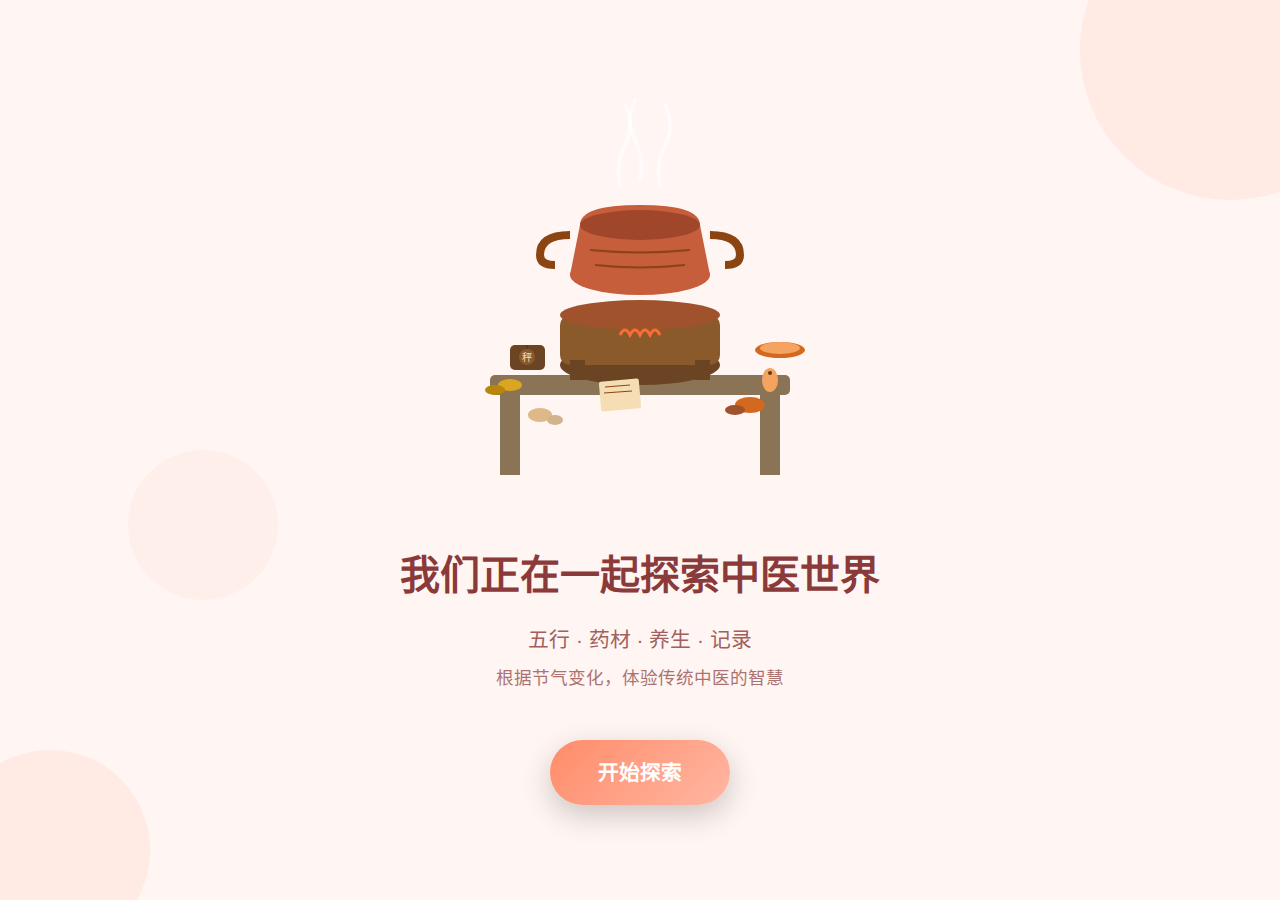
<file: index.html>
<!DOCTYPE html>
<html lang="zh-CN">
<head>
    <meta charset="UTF-8">
    <meta name="viewport" content="width=device-width, initial-scale=1.0">
    <title>探索中医世界</title>
    <link rel="stylesheet" href="styles.css">
    <style>
        /* 欢迎页专属样式 */
        .welcome-page {
            min-height: 100vh;
            display: flex;
            flex-direction: column;
            justify-content: center;
            align-items: center;
            padding: 2rem;
            position: relative;
            overflow: hidden;
        }

        /* 插画容器 */
        .illustration-container {
            width: 400px;
            height: 400px;
            position: relative;
            margin-bottom: 3rem;
        }

        /* 药罐SVG样式 */
        .medicine-pot {
            width: 100%;
            height: 100%;
            animation: float 3s ease-in-out infinite;
        }

        @keyframes float {
            0%, 100% { transform: translateY(0); }
            50% { transform: translateY(-10px); }
        }

        /* 蒸汽动画 */
        .steam {
            animation: steam 2s ease-in-out infinite;
        }

        @keyframes steam {
            0%, 100% { opacity: 0.3; transform: translateY(0) scale(1); }
            50% { opacity: 0.8; transform: translateY(-20px) scale(1.1); }
        }

        .steam:nth-child(2) { animation-delay: 0.3s; }
        .steam:nth-child(3) { animation-delay: 0.6s; }

        /* 欢迎文字 */
        .welcome-text {
            text-align: center;
            margin-bottom: 3rem;
            z-index: 10;
        }

        .welcome-title {
            font-size: 2.5rem;
            font-weight: bold;
            margin-bottom: 1rem;
            color: var(--current-text);
        }

        .welcome-subtitle {
            font-size: 1.3rem;
            color: var(--current-text);
            opacity: 0.8;
            margin-bottom: 0.5rem;
        }

        .welcome-description {
            font-size: 1.1rem;
            color: var(--current-text);
            opacity: 0.7;
        }

        /* 开始探索按钮 */
        .explore-btn {
            padding: 1rem 3rem;
            font-size: 1.3rem;
            font-weight: bold;
            border: none;
            border-radius: 50px;
            background: linear-gradient(135deg, var(--current-primary), var(--current-secondary));
            color: white;
            cursor: pointer;
            box-shadow: 0 10px 30px rgba(0, 0, 0, 0.2);
            transition: all 0.3s ease;
            text-decoration: none;
            display: inline-block;
            z-index: 10;
        }

        .explore-btn:hover {
            transform: translateY(-3px);
            box-shadow: 0 15px 40px rgba(0, 0, 0, 0.3);
        }

        /* 背景装饰 */
        .bg-decoration {
            position: absolute;
            width: 100%;
            height: 100%;
            top: 0;
            left: 0;
            pointer-events: none;
            overflow: hidden;
        }

        .bg-circle {
            position: absolute;
            border-radius: 50%;
            background: var(--current-primary);
            opacity: 0.1;
        }

        /* 响应式 */
        @media (max-width: 768px) {
            .illustration-container {
                width: 300px;
                height: 300px;
            }

            .welcome-title {
                font-size: 1.8rem;
            }

            .welcome-subtitle {
                font-size: 1.1rem;
            }

            .welcome-description {
                font-size: 1rem;
            }

            .explore-btn {
                padding: 0.8rem 2rem;
                font-size: 1.1rem;
            }
        }
    </style>
</head>
<body>
    <div class="welcome-page">
        <!-- 背景装饰 -->
        <div class="bg-decoration">
            <div class="bg-circle" style="width: 300px; height: 300px; top: -100px; right: -100px;"></div>
            <div class="bg-circle" style="width: 200px; height: 200px; bottom: -50px; left: -50px;"></div>
            <div class="bg-circle" style="width: 150px; height: 150px; top: 50%; left: 10%; opacity: 0.05;"></div>
        </div>

        <!-- 插画区域 -->
        <div class="illustration-container">
            <svg class="medicine-pot" viewBox="0 0 400 400" xmlns="http://www.w3.org/2000/svg">
                <!-- 桌子 -->
                <rect x="50" y="280" width="300" height="20" rx="5" fill="#8B7355"/>
                <rect x="60" y="300" width="20" height="80" fill="#8B7355"/>
                <rect x="320" y="300" width="20" height="80" fill="#8B7355"/>

                <!-- 炉子 -->
                <ellipse cx="200" cy="270" rx="80" ry="20" fill="#6B4423"/>
                <rect x="120" y="220" width="160" height="50" rx="10" fill="#8B5A2B"/>
                <ellipse cx="200" cy="220" rx="80" ry="15" fill="#A0522D"/>

                <!-- 炉子脚 -->
                <rect x="130" y="265" width="15" height="20" fill="#6B4423"/>
                <rect x="255" y="265" width="15" height="20" fill="#6B4423"/>

                <!-- 火焰纹理 -->
                <path d="M 180 240 Q 185 230 190 240 Q 195 230 200 240 Q 205 230 210 240 Q 215 230 220 240" stroke="#FF6B35" stroke-width="3" fill="none"/>

                <!-- 药罐 -->
                <ellipse cx="200" cy="180" rx="70" ry="20" fill="#C65D3B"/>
                <path d="M 130 180 L 140 130 Q 140 110 200 110 Q 260 110 260 130 L 270 180" fill="#C65D3B"/>
                <ellipse cx="200" cy="130" rx="60" ry="15" fill="#A0462A"/>

                <!-- 药罐把手 -->
                <path d="M 130 140 Q 100 140 100 160 Q 100 170 115 170" stroke="#8B4513" stroke-width="8" fill="none"/>
                <path d="M 270 140 Q 300 140 300 160 Q 300 170 285 170" stroke="#8B4513" stroke-width="8" fill="none"/>

                <!-- 药罐装饰纹理 -->
                <path d="M 150 155 Q 200 160 250 155" stroke="#8B4513" stroke-width="2" fill="none"/>
                <path d="M 155 170 Q 200 175 245 170" stroke="#8B4513" stroke-width="2" fill="none"/>

                <!-- 蒸汽 -->
                <g class="steam">
                    <path d="M 180 90 Q 175 70 185 50 Q 195 30 185 10" stroke="white" stroke-width="4" fill="none" opacity="0.6" stroke-linecap="round"/>
                </g>
                <g class="steam">
                    <path d="M 200 85 Q 205 65 195 45 Q 185 25 195 5" stroke="white" stroke-width="4" fill="none" opacity="0.6" stroke-linecap="round"/>
                </g>
                <g class="steam">
                    <path d="M 220 90 Q 215 70 225 50 Q 235 30 225 10" stroke="white" stroke-width="4" fill="none" opacity="0.6" stroke-linecap="round"/>
                </g>

                <!-- 秤砣（左侧） -->
                <rect x="70" y="250" width="35" height="25" rx="5" fill="#6B4423"/>
                <circle cx="87" cy="262" r="8" fill="#8B5A2B"/>
                <line x1="87" y1="254" x2="87" y2="250" stroke="#5D3A1A" stroke-width="2"/>
                <text x="87" y="266" font-size="10" fill="#F5DEB3" text-anchor="middle">秤</text>

                <!-- 黄芪（左侧） -->
                <ellipse cx="70" cy="290" rx="12" ry="6" fill="#DAA520"/>
                <ellipse cx="55" cy="295" rx="10" ry="5" fill="#B8860B"/>

                <!-- 人参（右侧） -->
                <ellipse cx="330" cy="285" rx="8" ry="12" fill="#F4A460"/>
                <circle cx="330" cy="278" r="2" fill="#5D3A1A"/>

                <!-- 当归（右下） -->
                <ellipse cx="310" cy="310" rx="15" ry="8" fill="#D2691E"/>
                <ellipse cx="295" cy="315" rx="10" ry="5" fill="#A0522D"/>

                <!-- 白术（左下） -->
                <ellipse cx="100" cy="320" rx="12" ry="7" fill="#DEB887"/>
                <ellipse cx="115" cy="325" rx="8" ry="5" fill="#D2B48C"/>

                <!-- 竹筛（右侧） -->
                <ellipse cx="340" cy="255" rx="25" ry="8" fill="#D2691E"/>
                <ellipse cx="340" cy="253" rx="20" ry="6" fill="#F4A460"/>

                <!-- 药方纸（前面） -->
                <rect x="160" y="285" width="40" height="30" rx="2" fill="#F5DEB3" transform="rotate(-5 180 300)"/>
                <line x1="165" y1="292" x2="190" y2="290" stroke="#8B4513" stroke-width="1"/>
                <line x1="164" y1="298" x2="192" y2="296" stroke="#8B4513" stroke-width="1"/>
            </svg>
        </div>

        <!-- 欢迎文字 -->
        <div class="welcome-text">
            <h1 class="welcome-title">我们正在一起探索中医世界</h1>
            <p class="welcome-subtitle">五行 · 药材 · 养生 · 记录</p>
            <p class="welcome-description">根据节气变化，体验传统中医的智慧</p>
        </div>

        <!-- 开始探索按钮 -->
        <a href="home.html" class="explore-btn">开始探索</a>
    </div>

    <script src="script.js"></script>
</body>
</html>
</file>
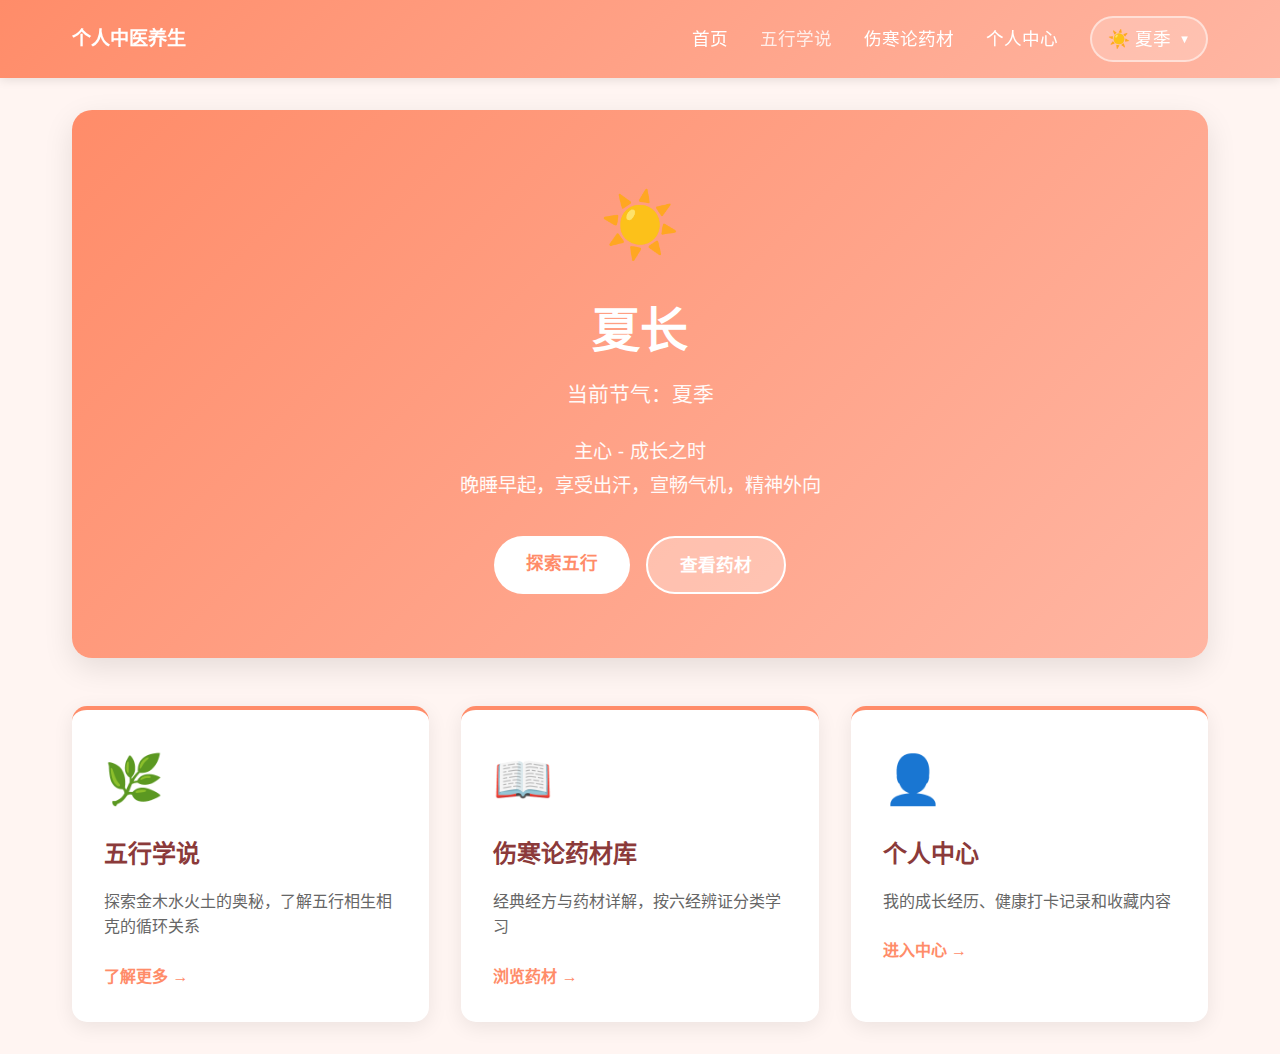
<file: home.html>
<!DOCTYPE html>
<html lang="zh-CN">
<head>
    <meta charset="UTF-8">
    <meta name="viewport" content="width=device-width, initial-scale=1.0">
    <title>个人中医养生网站</title>
    <link rel="stylesheet" href="styles.css">
</head>
<body>
    <!-- 导航栏 -->
    <nav class="navbar">
        <div class="nav-container">
            <h1 class="site-title">个人中医养生</h1>
            <button class="menu-toggle" id="menuToggle">☰ 菜单</button>
            <ul class="nav-menu" id="navMenu">
                <li><a href="index.html">首页</a></li>
                <li><a href="wuxing.html" style="opacity: 0.8;">五行学说</a></li>
                <li><a href="yaocai.html">伤寒论药材</a></li>
                <li><a href="personal.html">个人中心</a></li>
                <li class="season-selector">
                    <button class="season-selector-btn" id="seasonSelectorBtn">
                        <span id="currentSeasonLabel">🌸 春季</span>
                        <span class="arrow">▼</span>
                    </button>
                    <ul class="season-dropdown" id="seasonDropdown">
                        <li><button class="season-dropdown-item" data-season="spring">🌸 春季</button></li>
                        <li><button class="season-dropdown-item" data-season="summer">☀️ 夏季</button></li>
                        <li><button class="season-dropdown-item" data-season="longsummer">🌾 长夏</button></li>
                        <li><button class="season-dropdown-item" data-season="autumn">🍂 秋季</button></li>
                        <li><button class="season-dropdown-item" data-season="winter">❄️ 冬季</button></li>
                    </ul>
                </li>
            </ul>
        </div>
    </nav>

    <!-- 主内容区 -->
    <main class="main-content">
        <!-- 季节养生主视觉区 -->
        <section class="hero-section" id="heroSection">
            <div class="hero-content">
                <div class="season-icon" id="seasonIcon">🌸</div>
                <h2 class="season-title" id="seasonTitle">春生</h2>
                <p class="season-subtitle" id="seasonSubtitle">当前节气：立春</p>
                <p class="season-description" id="seasonDescription">
                    主肝 - 生发之机<br>
                    晚睡早起，宽衣松发，闲庭散步，保养生发
                </p>
                <div class="hero-buttons">
                    <a href="wuxing.html" class="btn btn-primary">探索五行</a>
                    <a href="yaocai.html" class="btn btn-secondary">查看药材</a>
                </div>
            </div>
        </section>

        <!-- 功能卡片区 -->
        <section class="cards-section">
            <div class="card" id="wuxing">
                <div class="card-icon">🌿</div>
                <h3 class="card-title">五行学说</h3>
                <p class="card-description">探索金木水火土的奥秘，了解五行相生相克的循环关系</p>
                <a href="wuxing.html" class="card-link">了解更多 →</a>
            </div>

            <div class="card" id="yaocai">
                <div class="card-icon">📖</div>
                <h3 class="card-title">伤寒论药材库</h3>
                <p class="card-description">经典经方与药材详解，按六经辨证分类学习</p>
                <a href="yaocai.html" class="card-link">浏览药材 →</a>
            </div>

            <div class="card" id="personal">
                <div class="card-icon">👤</div>
                <h3 class="card-title">个人中心</h3>
                <p class="card-description">我的成长经历、健康打卡记录和收藏内容</p>
                <a href="personal.html" class="card-link">进入中心 →</a>
            </div>
        </section>
    </main>

    <script src="script.js"></script>
</body>
</html>
</file>
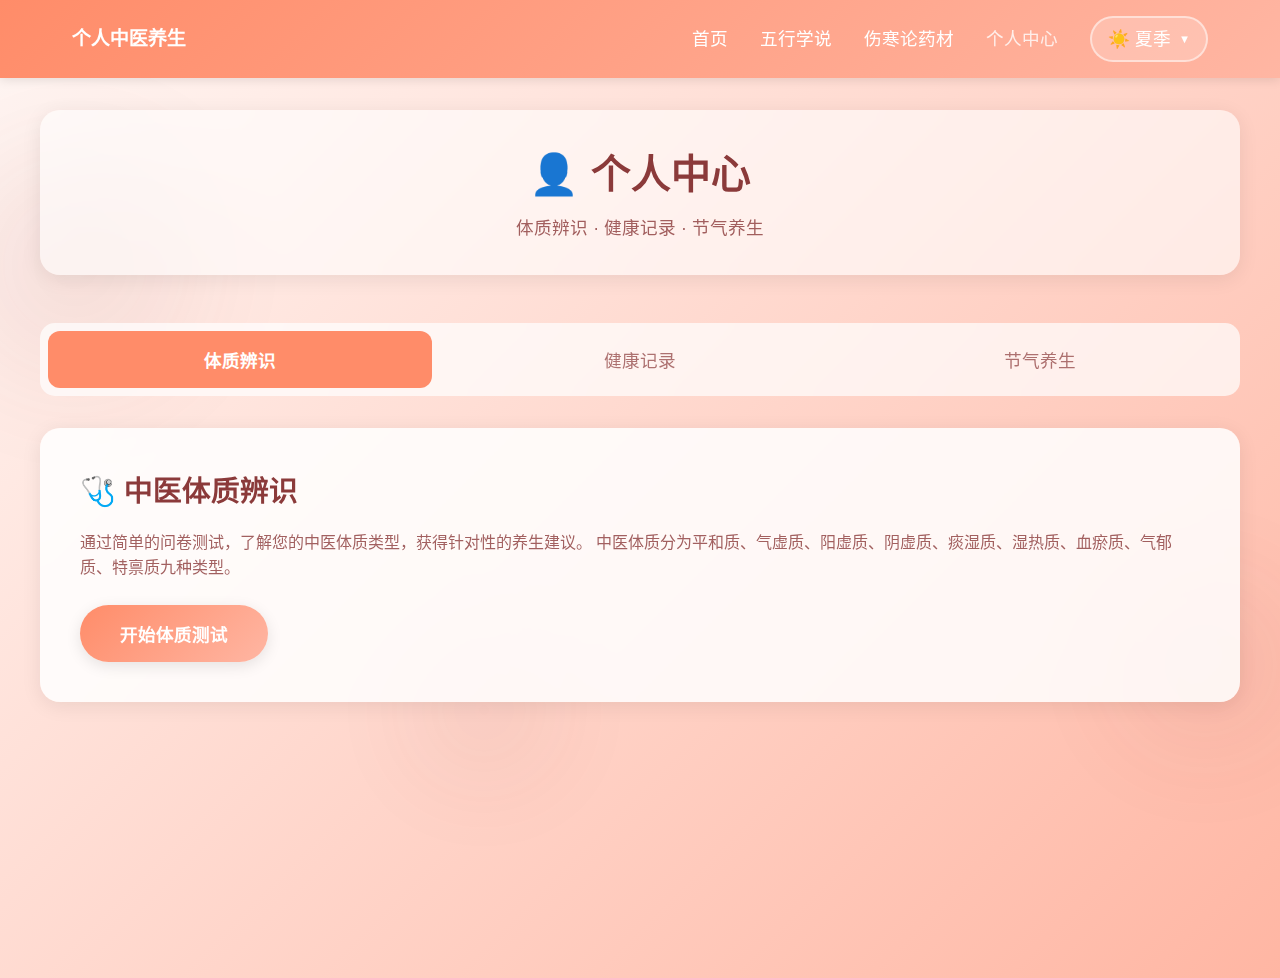
<file: personal.html>
<!DOCTYPE html>
<html lang="zh-CN">
<head>
    <meta charset="UTF-8">
    <meta name="viewport" content="width=device-width, initial-scale=1.0">
    <title>个人中心 - 中医养生</title>
    <link rel="stylesheet" href="styles.css">
    <style>
        /* ===== 个人中心页面专属样式 ===== */
        .personal-page {
            min-height: 100vh;
            position: relative;
            overflow: hidden;
            background: linear-gradient(135deg, var(--current-bg) 0%, var(--current-secondary) 100%);
            padding: 2rem;
        }

        /* 水墨装饰背景 */
        .ink-decoration {
            position: fixed;
            width: 100%;
            height: 100%;
            top: 0;
            left: 0;
            pointer-events: none;
            opacity: 0.1;
            z-index: 0;
        }

        .ink-circle {
            position: absolute;
            border-radius: 50%;
            background: radial-gradient(circle, var(--current-text) 0%, transparent 70%);
            filter: blur(50px);
        }

        .ink-circle-1 {
            width: 350px;
            height: 350px;
            top: 10%;
            left: -100px;
        }

        .ink-circle-2 {
            width: 250px;
            height: 250px;
            top: 60%;
            right: -50px;
        }

        .ink-circle-3 {
            width: 200px;
            height: 200px;
            bottom: 10%;
            left: 30%;
        }

        /* 主容器 */
        .personal-container {
            position: relative;
            z-index: 1;
            max-width: 1200px;
            margin: 0 auto;
        }

        /* 页面标题 */
        .page-header {
            text-align: center;
            margin-bottom: 3rem;
            padding: 2rem;
            background: rgba(255, 255, 255, 0.6);
            border-radius: 20px;
            backdrop-filter: blur(10px);
            box-shadow: 0 4px 20px rgba(0, 0, 0, 0.08);
        }

        .page-title {
            font-size: 2.5rem;
            font-weight: bold;
            color: var(--current-text);
            margin-bottom: 0.5rem;
        }

        .page-subtitle {
            font-size: 1.1rem;
            color: var(--current-text);
            opacity: 0.8;
        }

        /* 标签页导航 */
        .tabs-nav {
            display: flex;
            gap: 1rem;
            margin-bottom: 2rem;
            background: rgba(255, 255, 255, 0.7);
            padding: 0.5rem;
            border-radius: 15px;
            backdrop-filter: blur(10px);
        }

        .tab-btn {
            flex: 1;
            padding: 1rem;
            border: none;
            background: transparent;
            border-radius: 12px;
            cursor: pointer;
            font-size: 1.1rem;
            color: var(--current-text);
            transition: all 0.3s ease;
            opacity: 0.7;
        }

        .tab-btn:hover {
            opacity: 1;
            background: rgba(255, 255, 255, 0.5);
        }

        .tab-btn.active {
            opacity: 1;
            background: var(--current-primary);
            color: white;
            font-weight: bold;
        }

        /* 标签内容区 */
        .tab-content {
            display: none;
        }

        .tab-content.active {
            display: block;
        }

        /* 体质测试卡片 */
        .constitution-card {
            background: rgba(255, 255, 255, 0.85);
            border-radius: 20px;
            padding: 2.5rem;
            margin-bottom: 2rem;
            box-shadow: 0 4px 20px rgba(0, 0, 0, 0.08);
            backdrop-filter: blur(5px);
        }

        .constitution-title {
            font-size: 1.8rem;
            font-weight: bold;
            color: var(--current-text);
            margin-bottom: 1rem;
            display: flex;
            align-items: center;
            gap: 0.5rem;
        }

        .constitution-description {
            font-size: 1rem;
            color: var(--current-text);
            opacity: 0.8;
            line-height: 1.6;
            margin-bottom: 1.5rem;
        }

        .test-btn {
            background: linear-gradient(135deg, var(--current-primary), var(--current-secondary));
            color: white;
            border: none;
            padding: 1rem 2.5rem;
            border-radius: 30px;
            font-size: 1.1rem;
            font-weight: bold;
            cursor: pointer;
            transition: all 0.3s ease;
            box-shadow: 0 4px 15px rgba(0, 0, 0, 0.1);
        }

        .test-btn:hover {
            transform: translateY(-2px);
            box-shadow: 0 6px 20px rgba(0, 0, 0, 0.15);
        }

        /* 体质结果展示 */
        .constitution-result {
            background: rgba(255, 255, 255, 0.9);
            border-radius: 16px;
            padding: 2rem;
            margin-top: 1.5rem;
            border-left: 5px solid var(--current-primary);
            display: none;
        }

        .constitution-result.show {
            display: block;
            animation: fadeIn 0.5s ease;
        }

        @keyframes fadeIn {
            from { opacity: 0; transform: translateY(10px); }
            to { opacity: 1; transform: translateY(0); }
        }

        .result-name {
            font-size: 2rem;
            font-weight: bold;
            color: var(--current-primary);
            margin-bottom: 1rem;
        }

        .result-features {
            font-size: 1rem;
            color: var(--current-text);
            line-height: 1.8;
            margin-bottom: 1rem;
        }

        .result-advice {
            background: rgba(102, 200, 154, 0.1);
            border-radius: 12px;
            padding: 1.5rem;
            margin-top: 1rem;
        }

        .advice-title {
            font-weight: bold;
            color: var(--current-primary);
            margin-bottom: 0.8rem;
            font-size: 1.1rem;
        }

        .advice-text {
            color: var(--current-text);
            line-height: 1.6;
        }

        /* 健康记录 */
        .health-records {
            display: grid;
            gap: 1.5rem;
        }

        .record-card {
            background: rgba(255, 255, 255, 0.85);
            border-radius: 16px;
            padding: 1.5rem;
            box-shadow: 0 4px 15px rgba(0, 0, 0, 0.08);
            border-left: 4px solid var(--current-primary);
        }

        .record-date {
            font-size: 0.9rem;
            color: var(--current-text);
            opacity: 0.6;
            margin-bottom: 0.5rem;
        }

        .record-title {
            font-size: 1.2rem;
            font-weight: bold;
            color: var(--current-text);
            margin-bottom: 0.8rem;
        }

        .record-content {
            font-size: 1rem;
            color: var(--current-text);
            opacity: 0.8;
            line-height: 1.6;
        }

        .add-record-btn {
            background: rgba(255, 255, 255, 0.7);
            border: 2px dashed var(--current-primary);
            border-radius: 16px;
            padding: 2rem;
            width: 100%;
            cursor: pointer;
            transition: all 0.3s ease;
            display: flex;
            align-items: center;
            justify-content: center;
            gap: 0.5rem;
            font-size: 1.1rem;
            color: var(--current-primary);
        }

        .add-record-btn:hover {
            background: rgba(255, 255, 255, 0.9);
            transform: translateY(-2px);
        }

        /* 节气养生建议 */
        .seasonal-advice {
            background: rgba(255, 255, 255, 0.85);
            border-radius: 20px;
            padding: 2rem;
            box-shadow: 0 4px 20px rgba(0, 0, 0, 0.08);
        }

        .seasonal-header {
            display: flex;
            align-items: center;
            gap: 1rem;
            margin-bottom: 1.5rem;
        }

        .seasonal-icon {
            font-size: 3rem;
        }

        .seasonal-info h3 {
            font-size: 1.5rem;
            color: var(--current-text);
            margin-bottom: 0.3rem;
        }

        .seasonal-info p {
            font-size: 1rem;
            color: var(--current-text);
            opacity: 0.7;
        }

        .advice-section {
            margin-top: 1.5rem;
        }

        .advice-section-title {
            font-weight: bold;
            color: var(--current-primary);
            font-size: 1.1rem;
            margin-bottom: 0.8rem;
            display: flex;
            align-items: center;
            gap: 0.5rem;
        }

        .advice-section-content {
            color: var(--current-text);
            line-height: 1.8;
            margin-bottom: 1.5rem;
        }

        .food-tags {
            display: flex;
            gap: 0.5rem;
            flex-wrap: wrap;
            margin-top: 0.5rem;
        }

        .food-tag {
            padding: 0.5rem 1rem;
            background: rgba(102, 200, 154, 0.2);
            border-radius: 20px;
            font-size: 0.9rem;
            color: var(--current-text);
        }

        /* 响应式 */
        @media (max-width: 768px) {
            .page-title {
                font-size: 1.8rem;
            }

            .tabs-nav {
                flex-direction: column;
            }

            .tab-btn {
                width: 100%;
            }

            .constitution-card {
                padding: 1.5rem;
            }
        }

        /* 体质测试弹窗 */
        .test-overlay {
            position: fixed;
            top: 0;
            left: 0;
            width: 100%;
            height: 100%;
            background: rgba(0, 0, 0, 0.5);
            display: flex;
            justify-content: center;
            align-items: center;
            z-index: 1000;
            opacity: 0;
            visibility: hidden;
            transition: all 0.3s ease;
            backdrop-filter: blur(5px);
        }

        .test-overlay.show {
            opacity: 1;
            visibility: visible;
        }

        .test-content {
            background: white;
            border-radius: 20px;
            padding: 2rem;
            max-width: 600px;
            width: 90%;
            max-height: 80vh;
            overflow-y: auto;
        }

        .test-question {
            margin-bottom: 1.5rem;
            padding-bottom: 1.5rem;
            border-bottom: 1px solid rgba(0, 0, 0, 0.1);
        }

        .test-question:last-child {
            border-bottom: none;
        }

        .question-title {
            font-size: 1.1rem;
            font-weight: bold;
            color: var(--current-text);
            margin-bottom: 1rem;
        }

        .question-options {
            display: flex;
            flex-direction: column;
            gap: 0.5rem;
        }

        .option-label {
            display: flex;
            align-items: center;
            gap: 0.5rem;
            padding: 0.5rem;
            border-radius: 8px;
            cursor: pointer;
            transition: background 0.2s ease;
        }

        .option-label:hover {
            background: rgba(0, 0, 0, 0.05);
        }

        .option-label input[type="radio"] {
            cursor: pointer;
        }

        .test-actions {
            display: flex;
            gap: 1rem;
            margin-top: 2rem;
        }

        .test-submit {
            flex: 1;
            background: var(--current-primary);
            color: white;
            border: none;
            padding: 1rem;
            border-radius: 12px;
            font-size: 1.1rem;
            font-weight: bold;
            cursor: pointer;
            transition: all 0.3s ease;
        }

        .test-submit:hover {
            transform: translateY(-2px);
            box-shadow: 0 4px 15px rgba(0, 0, 0, 0.2);
        }

        .test-cancel {
            flex: 1;
            background: rgba(0, 0, 0, 0.1);
            color: var(--current-text);
            border: none;
            padding: 1rem;
            border-radius: 12px;
            font-size: 1.1rem;
            cursor: pointer;
            transition: all 0.3s ease;
        }

        .test-cancel:hover {
            background: rgba(0, 0, 0, 0.15);
        }
    </style>
</head>
<body>
    <!-- 导航栏 -->
    <nav class="navbar">
        <div class="nav-container">
            <h1 class="site-title">个人中医养生</h1>
            <button class="menu-toggle" id="menuToggle">☰ 菜单</button>
            <ul class="nav-menu" id="navMenu">
                <li><a href="home.html">首页</a></li>
                <li><a href="wuxing.html">五行学说</a></li>
                <li><a href="yaocai.html">伤寒论药材</a></li>
                <li><a href="personal.html" style="opacity: 0.8;">个人中心</a></li>
                <li class="season-selector">
                    <button class="season-selector-btn" id="seasonSelectorBtn">
                        <span id="currentSeasonLabel">🌸 春季</span>
                        <span class="arrow">▼</span>
                    </button>
                    <ul class="season-dropdown" id="seasonDropdown">
                        <li><button class="season-dropdown-item" data-season="spring">🌸 春季</button></li>
                        <li><button class="season-dropdown-item" data-season="summer">☀️ 夏季</button></li>
                        <li><button class="season-dropdown-item" data-season="longsummer">🌾 长夏</button></li>
                        <li><button class="season-dropdown-item" data-season="autumn">🍂 秋季</button></li>
                        <li><button class="season-dropdown-item" data-season="winter">❄️ 冬季</button></li>
                    </ul>
                </li>
            </ul>
        </div>
    </nav>

    <!-- 个人中心页面主体 -->
    <div class="personal-page">
        <!-- 水墨装饰背景 -->
        <div class="ink-decoration">
            <div class="ink-circle ink-circle-1"></div>
            <div class="ink-circle ink-circle-2"></div>
            <div class="ink-circle ink-circle-3"></div>
        </div>

        <!-- 主容器 -->
        <div class="personal-container">
            <!-- 页面标题 -->
            <div class="page-header">
                <h1 class="page-title">👤 个人中心</h1>
                <p class="page-subtitle">体质辨识 · 健康记录 · 节气养生</p>
            </div>

            <!-- 标签页导航 -->
            <div class="tabs-nav">
                <button class="tab-btn active" data-tab="constitution">体质辨识</button>
                <button class="tab-btn" data-tab="records">健康记录</button>
                <button class="tab-btn" data-tab="seasonal">节气养生</button>
            </div>

            <!-- 体质辨识标签页 -->
            <div class="tab-content active" id="constitution">
                <div class="constitution-card">
                    <div class="constitution-title">
                        <span>🩺</span>
                        <span>中医体质辨识</span>
                    </div>
                    <div class="constitution-description">
                        通过简单的问卷测试，了解您的中医体质类型，获得针对性的养生建议。
                        中医体质分为平和质、气虚质、阳虚质、阴虚质、痰湿质、湿热质、血瘀质、气郁质、特禀质九种类型。
                    </div>
                    <button class="test-btn" id="startTest">开始体质测试</button>

                    <!-- 测试结果 -->
                    <div class="constitution-result" id="constitutionResult">
                        <div class="result-name" id="resultName"></div>
                        <div class="result-features" id="resultFeatures"></div>
                        <div class="result-advice">
                            <div class="advice-title">💡 养生建议</div>
                            <div class="advice-text" id="resultAdvice"></div>
                        </div>
                    </div>
                </div>
            </div>

            <!-- 健康记录标签页 -->
            <div class="tab-content" id="records">
                <div class="health-records" id="healthRecords">
                    <!-- 记录卡片会通过JS动态生成 -->
                </div>
                <button class="add-record-btn" id="addRecord">
                    <span>➕</span>
                    <span>添加健康记录</span>
                </button>
            </div>

            <!-- 节气养生标签页 -->
            <div class="tab-content" id="seasonal">
                <div class="seasonal-advice" id="seasonalAdvice">
                    <!-- 内容会通过JS动态生成 -->
                </div>
            </div>
        </div>
    </div>

    <!-- 体质测试弹窗 -->
    <div class="test-overlay" id="testOverlay">
        <div class="test-content">
            <h2 style="margin-bottom: 1.5rem; color: var(--current-text);">中医体质辨识问卷</h2>
            <form id="constitutionForm">
                <!-- 问题会通过JS动态生成 -->
            </form>
            <div class="test-actions">
                <button class="test-cancel" id="testCancel">取消</button>
                <button class="test-submit" id="testSubmit">提交测试</button>
            </div>
        </div>
    </div>

    <script src="script.js"></script>
    <script src="personal.js"></script>
</body>
</html>
</file>
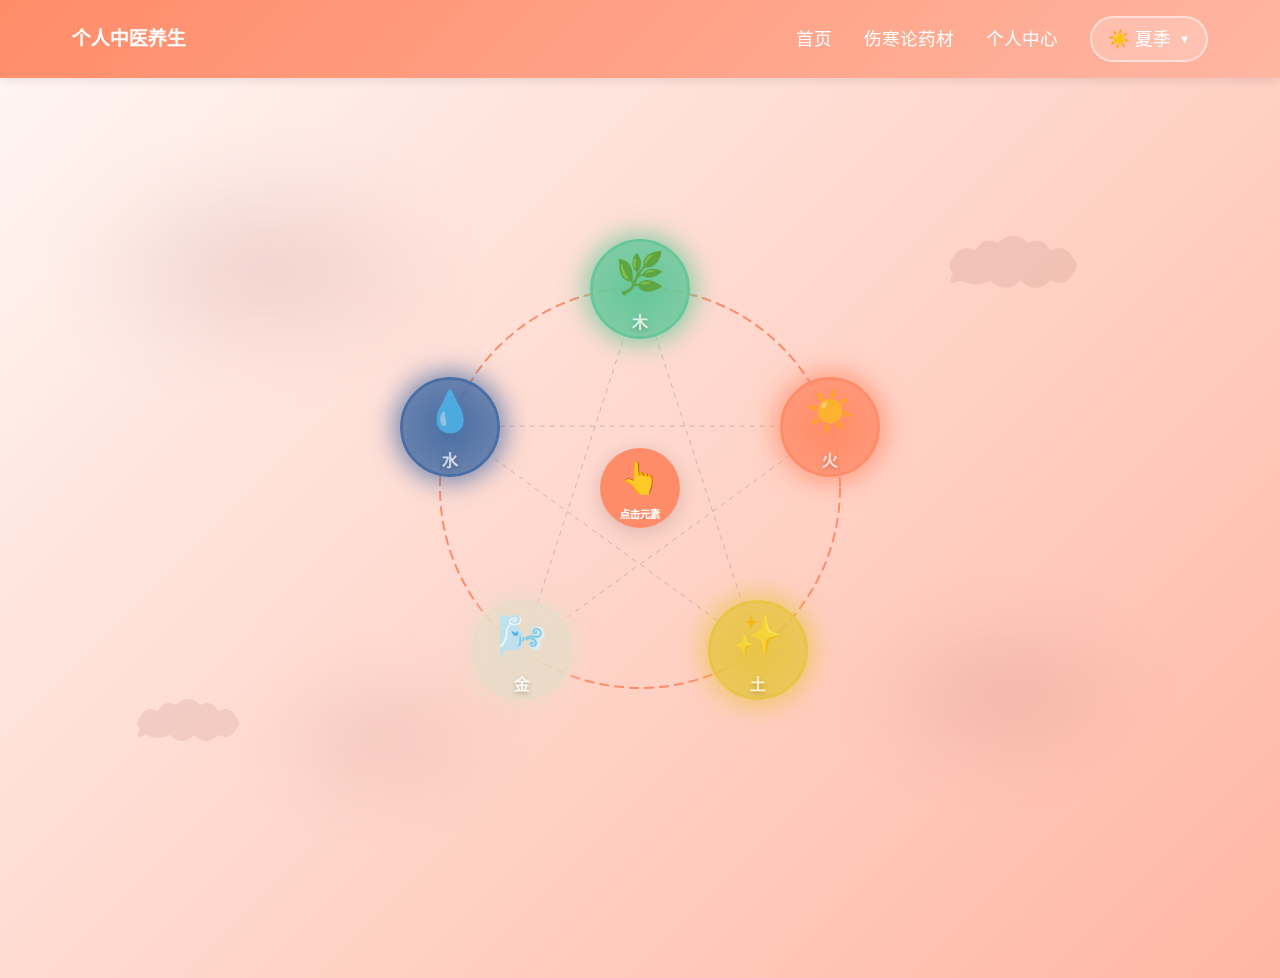
<file: wuxing.html>
<!DOCTYPE html>
<html lang="zh-CN">
<head>
    <meta charset="UTF-8">
    <meta name="viewport" content="width=device-width, initial-scale=1.0">
    <title>五行学说 - 中医养生</title>
    <link rel="stylesheet" href="styles.css">
    <style>
        /* ===== 五行页面专属样式 ===== */
        .wuxing-page {
            min-height: 100vh;
            position: relative;
            overflow: hidden;
            background: linear-gradient(135deg, var(--current-bg) 0%, var(--current-secondary) 100%);
        }

        /* 水墨祥云背景装饰 */
        .ink-bg {
            position: absolute;
            width: 100%;
            height: 100%;
            top: 0;
            left: 0;
            pointer-events: none;
            opacity: 0.15;
            z-index: 0;
        }

        .ink-cloud {
            position: absolute;
            background: radial-gradient(ellipse at center, var(--current-text) 0%, transparent 70%);
            border-radius: 50%;
            filter: blur(40px);
        }

        .ink-cloud-1 {
            width: 400px;
            height: 200px;
            top: 10%;
            left: 5%;
            animation: cloudFloat 20s ease-in-out infinite;
        }

        .ink-cloud-2 {
            width: 300px;
            height: 150px;
            top: 60%;
            right: 10%;
            animation: cloudFloat 25s ease-in-out infinite reverse;
        }

        .ink-cloud-3 {
            width: 250px;
            height: 120px;
            bottom: 20%;
            left: 20%;
            animation: cloudFloat 30s ease-in-out infinite;
        }

        @keyframes cloudFloat {
            0%, 100% { transform: translate(0, 0) scale(1); }
            50% { transform: translate(30px, -20px) scale(1.1); }
        }

        /* 祥云SVG装饰 */
        .cloud-svg {
            position: absolute;
            opacity: 0.1;
            pointer-events: none;
        }

        .cloud-svg-1 {
            top: 15%;
            right: 15%;
            width: 150px;
            animation: cloudFloat2 15s ease-in-out infinite;
        }

        .cloud-svg-2 {
            bottom: 25%;
            left: 10%;
            width: 120px;
            animation: cloudFloat2 20s ease-in-out infinite reverse;
        }

        @keyframes cloudFloat2 {
            0%, 100% { transform: translateY(0); }
            50% { transform: translateY(-15px); }
        }

        /* 主容器 */
        .wuxing-container {
            position: relative;
            z-index: 10;
            display: flex;
            justify-content: center;
            align-items: center;
            min-height: calc(100vh - 80px);
            padding: 2rem;
        }

        /* 点击提示按钮 */
        .click-hint {
            position: absolute;
            top: 50%;
            left: 50%;
            transform: translate(-50%, -50%);
            background: var(--current-primary);
            border-radius: 50%;
            width: 80px;
            height: 80px;
            display: flex;
            flex-direction: column;
            justify-content: center;
            align-items: center;
            cursor: pointer;
            z-index: 200;
            box-shadow: 0 4px 20px rgba(0, 0, 0, 0.15);
            animation: hintPulse 2s ease-in-out infinite;
            transition: all 0.3s ease;
        }

        .click-hint:hover {
            transform: translate(-50%, -50%) scale(1.1);
            box-shadow: 0 6px 25px rgba(0, 0, 0, 0.2);
            filter: brightness(1.1);
        }

        .click-hint-icon {
            font-size: 2rem;
            color: white;
        }

        .click-hint-text {
            font-size: 0.65rem;
            color: white;
            margin-top: 0.2rem;
            font-weight: bold;
        }

        .click-hint.hidden {
            opacity: 0;
            pointer-events: none;
            transform: translate(-50%, -50%) scale(0.5);
        }

        @keyframes hintPulse {
            0%, 100% {
                box-shadow: 0 4px 20px rgba(0, 0, 0, 0.15), 0 0 0 0 var(--current-primary);
            }
            50% {
                box-shadow: 0 6px 30px rgba(0, 0, 0, 0.2), 0 0 0 15px transparent;
            }
        }

        /* 五行圆形容器 */
        .wuxing-circle {
            position: relative;
            width: 600px;
            height: 600px;
            border-radius: 50%;
            animation: slowRotate 60s linear infinite;
            z-index: 50;
        }

        .wuxing-circle.paused {
            animation-play-state: paused;
        }

        @keyframes slowRotate {
            from { transform: rotate(0deg); }
            to { transform: rotate(360deg); }
        }

        /* 反向旋转，保持元素正位 */
        @keyframes counterRotate {
            from { transform: rotate(360deg); }
            to { transform: rotate(0deg); }
        }

        /* 五行元素 */
        .wuxing-element {
            position: absolute;
            width: 100px;
            height: 100px;
            border-radius: 50%;
            display: flex;
            flex-direction: column;
            justify-content: center;
            align-items: center;
            cursor: pointer;
            transition: all 0.5s ease;
            z-index: 100;
        }

        /* 五行位置（圆形布局 - 均匀分布） */
        .element-wood {
            top: 16.7%;
            left: 50%;
            margin-left: -50px;
            margin-top: -50px;
            background: radial-gradient(circle, rgba(102, 200, 154, 1), rgba(102, 200, 154, 0.7));
            box-shadow: 0 0 30px rgba(102, 200, 154, 0.8);
            border: 3px solid rgba(102, 200, 154, 1);
        }

        .element-fire {
            top: 39.7%;
            left: 81.7%;
            margin-left: -50px;
            margin-top: -50px;
            background: radial-gradient(circle, rgba(255, 140, 105, 1), rgba(255, 140, 105, 0.7));
            box-shadow: 0 0 30px rgba(255, 140, 105, 0.8);
            border: 3px solid rgba(255, 140, 105, 1);
        }

        .element-earth {
            top: 77%;
            left: 69.6%;
            margin-left: -50px;
            margin-top: -50px;
            background: radial-gradient(circle, rgba(232, 197, 71, 1), rgba(232, 197, 71, 0.7));
            box-shadow: 0 0 30px rgba(232, 197, 71, 0.8);
            border: 3px solid rgba(232, 197, 71, 1);
        }

        .element-metal {
            top: 77%;
            left: 30.4%;
            margin-left: -50px;
            margin-top: -50px;
            background: radial-gradient(circle, rgba(232, 220, 200, 1), rgba(232, 220, 200, 0.7));
            box-shadow: 0 0 30px rgba(232, 220, 200, 0.8);
            border: 3px solid rgba(232, 220, 200, 1);
        }

        .element-water {
            top: 39.7%;
            left: 18.3%;
            margin-left: -50px;
            margin-top: -50px;
            background: radial-gradient(circle, rgba(74, 111, 165, 1), rgba(74, 111, 165, 0.7));
            box-shadow: 0 0 30px rgba(74, 111, 165, 0.8);
            border: 3px solid rgba(74, 111, 165, 1);
        }

        /* 元素内容保持正位（反向旋转） */
        .element-content-wrapper {
            display: flex;
            flex-direction: column;
            justify-content: center;
            align-items: center;
            animation: counterRotate 60s linear infinite;
        }

        .wuxing-circle.paused .element-content-wrapper {
            animation-play-state: paused;
        }

        /* 移除太极相关样式 */

        /* 呼吸动画 */
        .wuxing-element::after {
            content: '';
            position: absolute;
            top: -10px;
            left: -10px;
            right: -10px;
            bottom: -10px;
            border-radius: 50%;
            background: inherit;
            opacity: 0.3;
            filter: blur(10px);
            animation: breathe 3s ease-in-out infinite;
        }

        @keyframes breathe {
            0%, 100% { transform: scale(1); opacity: 0.3; }
            50% { transform: scale(1.2); opacity: 0.5; }
        }

        /* 悬停效果 */
        .wuxing-element:hover {
            transform: scale(1.3) !important;
            z-index: 20;
        }

        .wuxing-element:hover .element-icon {
            font-size: 3rem;
        }

        .wuxing-element:hover .element-name {
            font-size: 1.2rem;
        }

        /* 元素内容 */
        .element-icon {
            font-size: 2.5rem;
            margin-bottom: 0.3rem;
            transition: all 0.3s ease;
        }

        .element-name {
            font-size: 1rem;
            font-weight: bold;
            color: white;
            text-shadow: 0 2px 4px rgba(0, 0, 0, 0.3);
            transition: all 0.3s ease;
        }

        /* 连线 */
        .connection-lines {
            position: absolute;
            top: 0;
            left: 0;
            width: 100%;
            height: 100%;
            pointer-events: none;
        }

        .connection-line {
            position: absolute;
            transform-origin: center;
        }

        .sheng-line {
            stroke: var(--current-primary);
            stroke-width: 2;
            fill: none;
            stroke-dasharray: 10, 5;
            animation: flowLine 3s linear infinite;
        }

        .ke-line {
            stroke: rgba(150, 150, 150, 0.5);
            stroke-width: 1;
            fill: none;
            stroke-dasharray: 5, 5;
        }

        @keyframes flowLine {
            to { stroke-dashoffset: -30; }
        }

        /* 信息点容器 */
        .info-dots {
            position: absolute;
            top: 50%;
            left: 50%;
            transform: translate(-50%, -50%);
            width: 700px;
            height: 700px;
            pointer-events: none;
            opacity: 0;
            transition: opacity 0.5s ease;
        }

        .info-dots.show {
            opacity: 1;
            pointer-events: auto;
        }

        .info-dot {
            position: absolute;
            background: rgba(255, 255, 255, 0.95);
            border-radius: 20px;
            padding: 0.5rem 1rem;
            box-shadow: 0 4px 15px rgba(0, 0, 0, 0.2);
            font-size: 0.9rem;
            cursor: pointer;
            transition: all 0.3s ease;
            white-space: nowrap;
            animation: dotFadeIn 0.5s ease backwards;
        }

        .info-dot:hover {
            transform: scale(1.1);
            box-shadow: 0 6px 20px rgba(0, 0, 0, 0.3);
        }

        @keyframes dotFadeIn {
            from {
                opacity: 0;
                transform: scale(0.5);
            }
            to {
                opacity: 1;
                transform: scale(1);
            }
        }

        /* 知识卡片容器（背景层） */
        .knowledge-fullpage-container {
            pointer-events: auto;
        }

        .knowledge-fullpage-container:hover {
            pointer-events: auto;
        }

        /* 响应式 */
        @media (max-width: 768px) {
            .wuxing-circle {
                width: 350px;
                height: 350px;
            }

            .wuxing-element {
                width: 70px;
                height: 70px;
            }

            .element-icon {
                font-size: 1.8rem;
            }

            .element-name {
                font-size: 0.8rem;
            }

            .info-dots {
                width: 100%;
                height: 100%;
            }

            .knowledge-fullpage-container {
                grid-template-columns: 1fr !important;
                padding: 1rem !important;
            }
        }
    </style>
</head>
<body>
    <!-- 导航栏 -->
    <nav class="navbar">
        <div class="nav-container">
            <h1 class="site-title">个人中医养生</h1>
            <button class="menu-toggle" id="menuToggle">☰ 菜单</button>
            <ul class="nav-menu" id="navMenu">
                <li><a href="home.html">首页</a></li>
                <li><a href="yaocai.html">伤寒论药材</a></li>
                <li><a href="personal.html">个人中心</a></li>
                <li class="season-selector">
                    <button class="season-selector-btn" id="seasonSelectorBtn">
                        <span id="currentSeasonLabel">🌸 春季</span>
                        <span class="arrow">▼</span>
                    </button>
                    <ul class="season-dropdown" id="seasonDropdown">
                        <li><button class="season-dropdown-item" data-season="spring">🌸 春季</button></li>
                        <li><button class="season-dropdown-item" data-season="summer">☀️ 夏季</button></li>
                        <li><button class="season-dropdown-item" data-season="longsummer">🌾 长夏</button></li>
                        <li><button class="season-dropdown-item" data-season="autumn">🍂 秋季</button></li>
                        <li><button class="season-dropdown-item" data-season="winter">❄️ 冬季</button></li>
                    </ul>
                </li>
            </ul>
        </div>
    </nav>

    <!-- 五行页面主体 -->
    <div class="wuxing-page">
        <!-- 水墨祥云背景 -->
        <div class="ink-bg">
            <div class="ink-cloud ink-cloud-1"></div>
            <div class="ink-cloud ink-cloud-2"></div>
            <div class="ink-cloud ink-cloud-3"></div>
        </div>

        <!-- 祥云SVG装饰 -->
        <svg class="cloud-svg cloud-svg-1" viewBox="0 0 100 60">
            <path d="M10,40 Q5,35 10,30 Q15,20 25,25 Q30,15 40,20 Q50,10 60,20 Q70,15 75,25 Q85,20 90,30 Q95,35 90,40 Q85,50 75,45 Q65,55 55,45 Q45,55 35,45 Q25,50 15,45 Q5,50 10,40" fill="currentColor"/>
        </svg>
        <svg class="cloud-svg cloud-svg-2" viewBox="0 0 100 60">
            <path d="M10,40 Q5,35 10,30 Q15,20 25,25 Q30,15 40,20 Q50,10 60,20 Q70,15 75,25 Q85,20 90,30 Q95,35 90,40 Q85,50 75,45 Q65,55 55,45 Q45,55 35,45 Q25,50 15,45 Q5,50 10,40" fill="currentColor"/>
        </svg>

        <!-- 五行容器 -->
        <div class="wuxing-container">
            <!-- 点击提示按钮 -->
            <div class="click-hint" id="clickHint">
                <div class="click-hint-icon">👆</div>
                <div class="click-hint-text">点击元素</div>
            </div>

            <div class="wuxing-circle" id="wuxingCircle">
                <!-- 连线SVG -->
                <svg class="connection-lines" viewBox="0 0 600 600">
                    <!-- 相生线（圆形连接） -->
                    <circle cx="300" cy="300" r="200" class="sheng-line"/>

                    <!-- 相克线（五角星形） -->
                    <!-- 木克土：木(300,100) → 土(417.6,461.8) -->
                    <line x1="300" y1="100" x2="417.6" y2="461.8" class="ke-line"/>

                    <!-- 土克水：土(417.6,461.8) → 水(109.8,238.2) -->
                    <line x1="417.6" y1="461.8" x2="109.8" y2="238.2" class="ke-line"/>

                    <!-- 水克火：水(109.8,238.2) → 火(490.2,238.2) -->
                    <line x1="109.8" y1="238.2" x2="490.2" y2="238.2" class="ke-line"/>

                    <!-- 火克金：火(490.2,238.2) → 金(182.4,461.8) -->
                    <line x1="490.2" y1="238.2" x2="182.4" y2="461.8" class="ke-line"/>

                    <!-- 金克木：金(182.4,461.8) → 木(300,100) -->
                    <line x1="182.4" y1="461.8" x2="300" y2="100" class="ke-line"/>

                    <!-- 相克箭头标记 -->
                    <defs>
                        <marker id="arrowhead" markerWidth="10" markerHeight="7" refX="9" refY="3.5" orient="auto">
                            <polygon points="0 0, 10 3.5, 0 7" fill="rgba(150, 150, 150, 0.5)"/>
                        </marker>
                    </defs>
                </svg>

                <!-- 五行元素 -->
                <div class="wuxing-element element-wood" data-element="wood">
                    <div class="element-content-wrapper">
                        <div class="element-icon">🌿</div>
                        <div class="element-name">木</div>
                    </div>
                </div>

                <div class="wuxing-element element-fire" data-element="fire">
                    <div class="element-content-wrapper">
                        <div class="element-icon">☀️</div>
                        <div class="element-name">火</div>
                    </div>
                </div>

                <div class="wuxing-element element-earth" data-element="earth">
                    <div class="element-content-wrapper">
                        <div class="element-icon">✨</div>
                        <div class="element-name">土</div>
                    </div>
                </div>

                <div class="wuxing-element element-metal" data-element="metal">
                    <div class="element-content-wrapper">
                        <div class="element-icon">🌬️</div>
                        <div class="element-name">金</div>
                    </div>
                </div>

                <div class="wuxing-element element-water" data-element="water">
                    <div class="element-content-wrapper">
                        <div class="element-icon">💧</div>
                        <div class="element-name">水</div>
                    </div>
                </div>
            </div>

            <!-- 信息点容器 -->
            <div class="info-dots" id="infoDots"></div>
        </div>
    </div>

    <script src="script.js"></script>
    <script src="wuxing.js"></script>
</body>
</html>
</file>
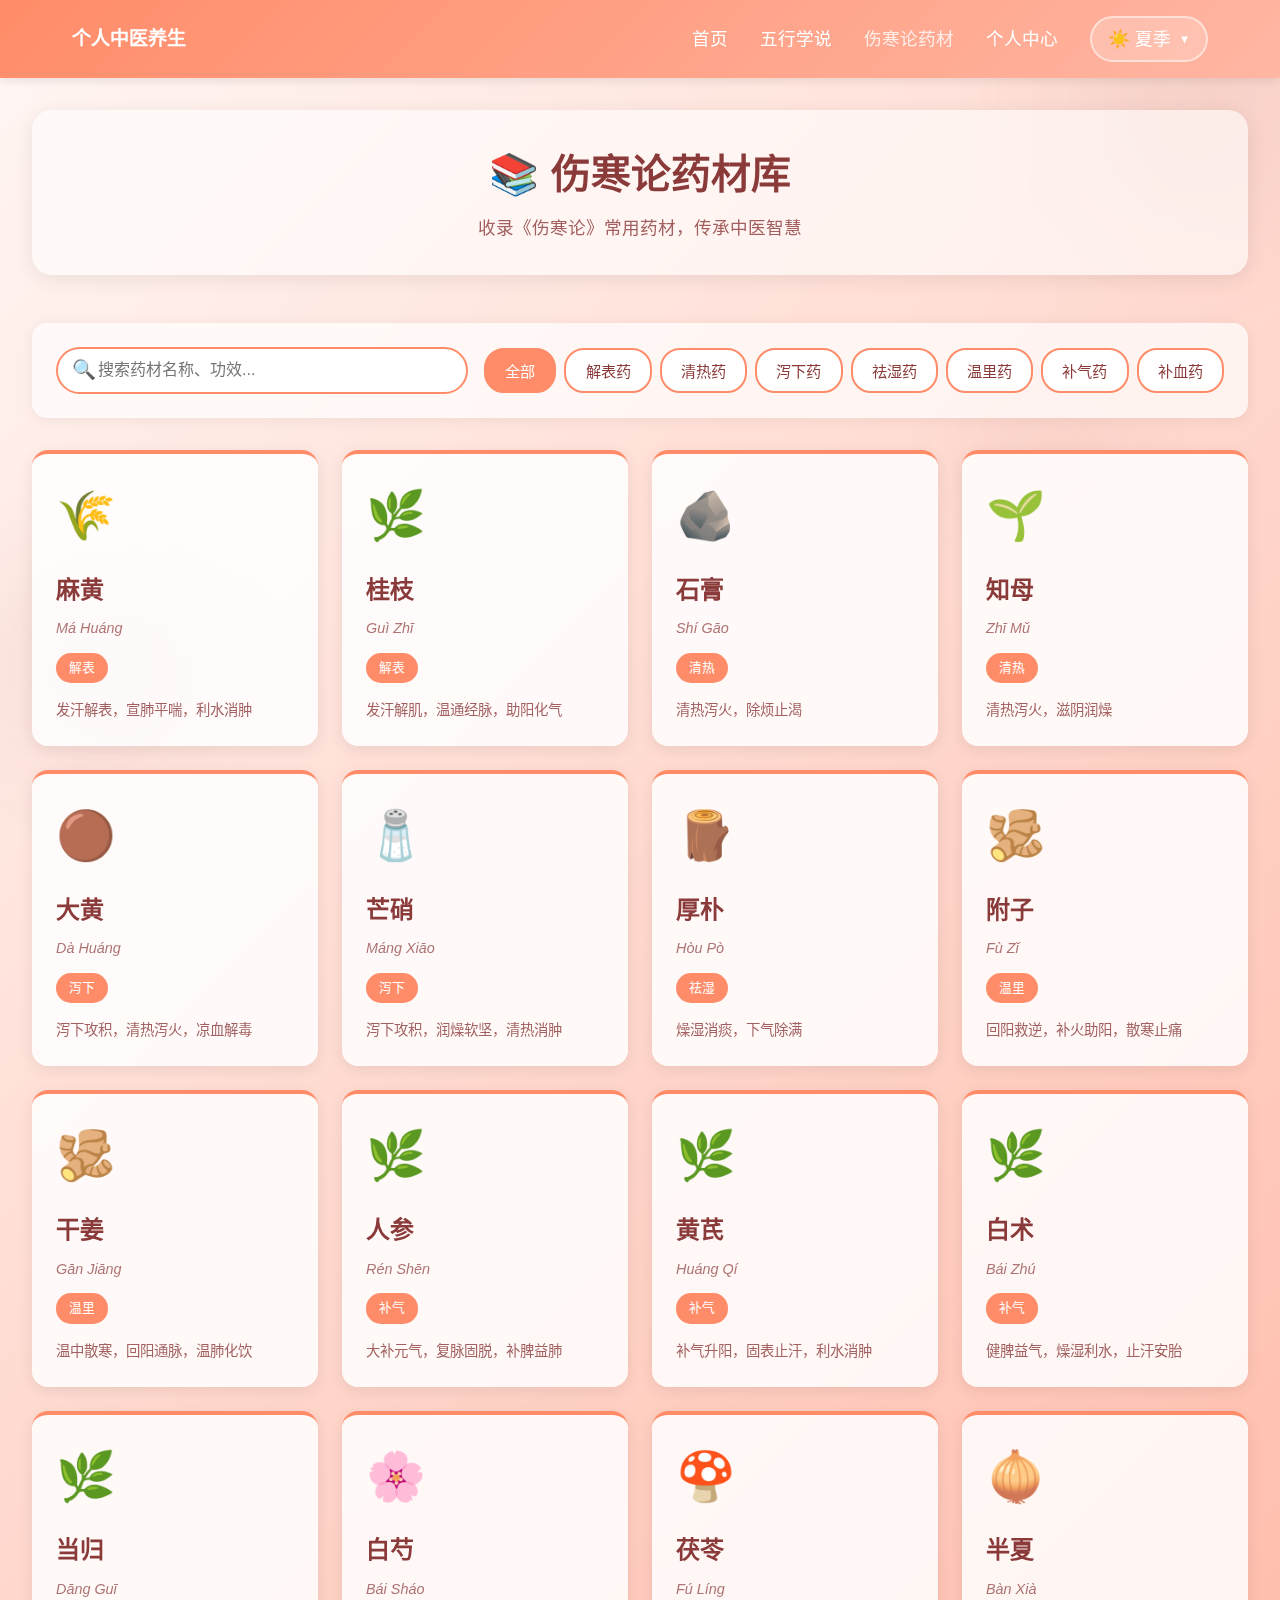
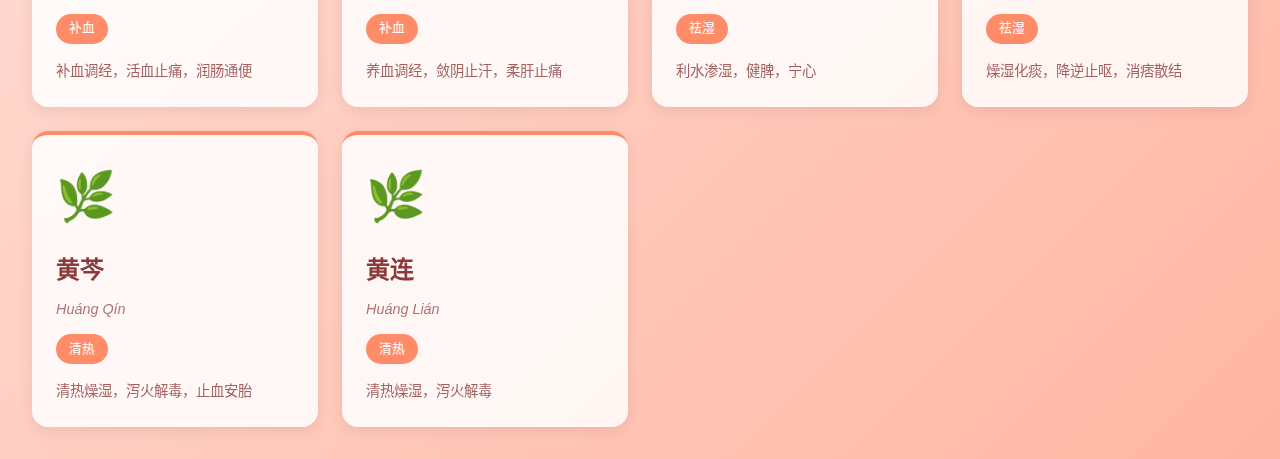
<file: yaocai.html>
<!DOCTYPE html>
<html lang="zh-CN">
<head>
    <meta charset="UTF-8">
    <meta name="viewport" content="width=device-width, initial-scale=1.0">
    <title>伤寒论药材库 - 中医养生</title>
    <link rel="stylesheet" href="styles.css">
    <style>
        /* ===== 药材页面专属样式 ===== */
        .yaocai-page {
            min-height: 100vh;
            position: relative;
            overflow: hidden;
            background: linear-gradient(135deg, var(--current-bg) 0%, var(--current-secondary) 100%);
            padding: 2rem;
        }

        /* 水墨装饰背景 */
        .ink-decoration {
            position: fixed;
            width: 100%;
            height: 100%;
            top: 0;
            left: 0;
            pointer-events: none;
            opacity: 0.1;
            z-index: 0;
        }

        .ink-circle {
            position: absolute;
            border-radius: 50%;
            background: radial-gradient(circle, var(--current-text) 0%, transparent 70%);
            filter: blur(50px);
        }

        .ink-circle-1 {
            width: 400px;
            height: 400px;
            top: -100px;
            right: -100px;
        }

        .ink-circle-2 {
            width: 300px;
            height: 300px;
            bottom: 10%;
            left: -50px;
        }

        .ink-circle-3 {
            width: 200px;
            height: 200px;
            top: 40%;
            right: 10%;
        }

        /* 主容器 */
        .yaocai-container {
            position: relative;
            z-index: 1;
            max-width: 1400px;
            margin: 0 auto;
        }

        /* 页面标题 */
        .page-header {
            text-align: center;
            margin-bottom: 3rem;
            padding: 2rem;
            background: rgba(255, 255, 255, 0.6);
            border-radius: 20px;
            backdrop-filter: blur(10px);
            box-shadow: 0 4px 20px rgba(0, 0, 0, 0.08);
        }

        .page-title {
            font-size: 2.5rem;
            font-weight: bold;
            color: var(--current-text);
            margin-bottom: 0.5rem;
        }

        .page-subtitle {
            font-size: 1.1rem;
            color: var(--current-text);
            opacity: 0.8;
        }

        /* 搜索和筛选区 */
        .filter-section {
            background: rgba(255, 255, 255, 0.7);
            border-radius: 15px;
            padding: 1.5rem;
            margin-bottom: 2rem;
            display: flex;
            gap: 1rem;
            flex-wrap: wrap;
            align-items: center;
            backdrop-filter: blur(10px);
            box-shadow: 0 2px 15px rgba(0, 0, 0, 0.06);
        }

        .search-box {
            flex: 1;
            min-width: 250px;
            position: relative;
        }

        .search-input {
            width: 100%;
            padding: 0.8rem 1rem 0.8rem 2.5rem;
            border: 2px solid var(--current-primary);
            border-radius: 25px;
            font-size: 1rem;
            outline: none;
            transition: all 0.3s ease;
            background: white;
        }

        .search-input:focus {
            box-shadow: 0 0 0 3px rgba(102, 200, 154, 0.2);
        }

        .search-icon {
            position: absolute;
            left: 1rem;
            top: 50%;
            transform: translateY(-50%);
            font-size: 1.2rem;
        }

        .filter-group {
            display: flex;
            gap: 0.5rem;
            flex-wrap: wrap;
        }

        .filter-btn {
            padding: 0.6rem 1.2rem;
            border: 2px solid var(--current-primary);
            background: white;
            border-radius: 20px;
            cursor: pointer;
            font-size: 0.95rem;
            transition: all 0.3s ease;
            color: var(--current-text);
        }

        .filter-btn:hover {
            background: var(--current-primary);
            color: white;
            transform: translateY(-2px);
        }

        .filter-btn.active {
            background: var(--current-primary);
            color: white;
        }

        /* 药材卡片网格 */
        .herbs-grid {
            display: grid;
            grid-template-columns: repeat(auto-fill, minmax(280px, 1fr));
            gap: 1.5rem;
        }

        .herb-card {
            background: rgba(255, 255, 255, 0.85);
            border-radius: 16px;
            padding: 1.5rem;
            box-shadow: 0 4px 15px rgba(0, 0, 0, 0.08);
            border-top: 4px solid var(--current-primary);
            cursor: pointer;
            transition: all 0.3s ease;
            backdrop-filter: blur(5px);
            position: relative;
            overflow: hidden;
        }

        .herb-card::before {
            content: '';
            position: absolute;
            top: 0;
            left: 0;
            width: 100%;
            height: 100%;
            background: linear-gradient(135deg, var(--current-primary) 0%, var(--current-secondary) 100%);
            opacity: 0;
            transition: opacity 0.3s ease;
            z-index: 0;
        }

        .herb-card:hover {
            transform: translateY(-5px);
            box-shadow: 0 8px 25px rgba(0, 0, 0, 0.15);
        }

        .herb-card:hover::before {
            opacity: 0.05;
        }

        .herb-icon {
            font-size: 3rem;
            margin-bottom: 1rem;
            position: relative;
            z-index: 1;
        }

        .herb-name {
            font-size: 1.5rem;
            font-weight: bold;
            color: var(--current-text);
            margin-bottom: 0.5rem;
            position: relative;
            z-index: 1;
        }

        .herb-pinyin {
            font-size: 0.9rem;
            color: var(--current-text);
            opacity: 0.7;
            margin-bottom: 0.8rem;
            font-style: italic;
            position: relative;
            z-index: 1;
        }

        .herb-category {
            display: inline-block;
            padding: 0.3rem 0.8rem;
            background: var(--current-primary);
            color: white;
            border-radius: 15px;
            font-size: 0.8rem;
            margin-bottom: 1rem;
            position: relative;
            z-index: 1;
        }

        .herb-description {
            font-size: 0.9rem;
            color: var(--current-text);
            opacity: 0.8;
            line-height: 1.6;
            position: relative;
            z-index: 1;
        }

        /* 药材详情弹窗 */
        .modal-overlay {
            position: fixed;
            top: 0;
            left: 0;
            width: 100%;
            height: 100%;
            background: rgba(0, 0, 0, 0.5);
            display: flex;
            justify-content: center;
            align-items: center;
            z-index: 1000;
            opacity: 0;
            visibility: hidden;
            transition: all 0.3s ease;
            backdrop-filter: blur(5px);
        }

        .modal-overlay.show {
            opacity: 1;
            visibility: visible;
        }

        .modal-content {
            background: white;
            border-radius: 20px;
            padding: 2.5rem;
            max-width: 600px;
            width: 90%;
            max-height: 80vh;
            overflow-y: auto;
            position: relative;
            transform: scale(0.9);
            transition: transform 0.3s ease;
            box-shadow: 0 10px 50px rgba(0, 0, 0, 0.2);
        }

        .modal-overlay.show .modal-content {
            transform: scale(1);
        }

        .modal-close {
            position: absolute;
            top: 1.5rem;
            right: 1.5rem;
            font-size: 1.5rem;
            cursor: pointer;
            color: var(--current-text);
            opacity: 0.6;
            transition: opacity 0.3s ease;
            background: none;
            border: none;
            padding: 0.5rem;
            line-height: 1;
        }

        .modal-close:hover {
            opacity: 1;
        }

        .modal-header {
            text-align: center;
            margin-bottom: 2rem;
            padding-bottom: 1.5rem;
            border-bottom: 2px solid var(--current-primary);
        }

        .modal-icon {
            font-size: 4rem;
            margin-bottom: 1rem;
        }

        .modal-title {
            font-size: 2rem;
            font-weight: bold;
            color: var(--current-text);
            margin-bottom: 0.5rem;
        }

        .modal-pinyin {
            font-size: 1.1rem;
            color: var(--current-text);
            opacity: 0.7;
            font-style: italic;
        }

        .modal-body {
            line-height: 1.8;
        }

        .info-section {
            margin-bottom: 1.5rem;
        }

        .info-label {
            font-weight: bold;
            color: var(--current-primary);
            font-size: 1.1rem;
            margin-bottom: 0.5rem;
            display: inline-block;
        }

        .info-text {
            color: var(--current-text);
            opacity: 0.9;
        }

        .tag-container {
            display: flex;
            gap: 0.5rem;
            flex-wrap: wrap;
            margin-top: 0.5rem;
        }

        .tag {
            padding: 0.4rem 0.8rem;
            background: rgba(102, 200, 154, 0.2);
            border-radius: 15px;
            font-size: 0.85rem;
            color: var(--current-text);
        }

        /* 响应式 */
        @media (max-width: 768px) {
            .page-title {
                font-size: 1.8rem;
            }

            .herbs-grid {
                grid-template-columns: 1fr;
            }

            .filter-section {
                flex-direction: column;
                align-items: stretch;
            }

            .modal-content {
                padding: 1.5rem;
            }
        }

        /* 空状态 */
        .empty-state {
            text-align: center;
            padding: 3rem;
            color: var(--current-text);
            opacity: 0.7;
        }

        .empty-state-icon {
            font-size: 4rem;
            margin-bottom: 1rem;
        }
    </style>
</head>
<body>
    <!-- 导航栏 -->
    <nav class="navbar">
        <div class="nav-container">
            <h1 class="site-title">个人中医养生</h1>
            <button class="menu-toggle" id="menuToggle">☰ 菜单</button>
            <ul class="nav-menu" id="navMenu">
                <li><a href="home.html">首页</a></li>
                <li><a href="wuxing.html">五行学说</a></li>
                <li><a href="yaocai.html" style="opacity: 0.8;">伤寒论药材</a></li>
                <li><a href="personal.html">个人中心</a></li>
                <li class="season-selector">
                    <button class="season-selector-btn" id="seasonSelectorBtn">
                        <span id="currentSeasonLabel">🌸 春季</span>
                        <span class="arrow">▼</span>
                    </button>
                    <ul class="season-dropdown" id="seasonDropdown">
                        <li><button class="season-dropdown-item" data-season="spring">🌸 春季</button></li>
                        <li><button class="season-dropdown-item" data-season="summer">☀️ 夏季</button></li>
                        <li><button class="season-dropdown-item" data-season="longsummer">🌾 长夏</button></li>
                        <li><button class="season-dropdown-item" data-season="autumn">🍂 秋季</button></li>
                        <li><button class="season-dropdown-item" data-season="winter">❄️ 冬季</button></li>
                    </ul>
                </li>
            </ul>
        </div>
    </nav>

    <!-- 药材页面主体 -->
    <div class="yaocai-page">
        <!-- 水墨装饰背景 -->
        <div class="ink-decoration">
            <div class="ink-circle ink-circle-1"></div>
            <div class="ink-circle ink-circle-2"></div>
            <div class="ink-circle ink-circle-3"></div>
        </div>

        <!-- 主容器 -->
        <div class="yaocai-container">
            <!-- 页面标题 -->
            <div class="page-header">
                <h1 class="page-title">📚 伤寒论药材库</h1>
                <p class="page-subtitle">收录《伤寒论》常用药材，传承中医智慧</p>
            </div>

            <!-- 搜索和筛选 -->
            <div class="filter-section">
                <div class="search-box">
                    <span class="search-icon">🔍</span>
                    <input type="text" class="search-input" id="searchInput" placeholder="搜索药材名称、功效...">
                </div>
                <div class="filter-group">
                    <button class="filter-btn active" data-category="all">全部</button>
                    <button class="filter-btn" data-category="解表">解表药</button>
                    <button class="filter-btn" data-category="清热">清热药</button>
                    <button class="filter-btn" data-category="泻下">泻下药</button>
                    <button class="filter-btn" data-category="祛湿">祛湿药</button>
                    <button class="filter-btn" data-category="温里">温里药</button>
                    <button class="filter-btn" data-category="补气">补气药</button>
                    <button class="filter-btn" data-category="补血">补血药</button>
                </div>
            </div>

            <!-- 药材卡片网格 -->
            <div class="herbs-grid" id="herbsGrid">
                <!-- 药材卡片会通过JS动态生成 -->
            </div>
        </div>
    </div>

    <!-- 药材详情弹窗 -->
    <div class="modal-overlay" id="modalOverlay">
        <div class="modal-content">
            <button class="modal-close" id="modalClose">✕</button>
            <div class="modal-header">
                <div class="modal-icon" id="modalIcon">🌿</div>
                <h2 class="modal-title" id="modalTitle">药材名称</h2>
                <p class="modal-pinyin" id="modalPinyin">Pinyin</p>
            </div>
            <div class="modal-body" id="modalBody">
                <!-- 详情内容会通过JS动态生成 -->
            </div>
        </div>
    </div>

    <script src="script.js"></script>
    <script src="yaocai.js"></script>
</body>
</html>
</file>
<file: styles.css>
/* ===== CSS变量：主题色定义 ===== */
:root {
    /* 春天 - 肝/木/青绿 */
    --spring-primary: #66C89A;
    --spring-secondary: #A8E6CF;
    --spring-text: #2D5A3D;
    --spring-bg: #F0F9F4;

    /* 夏天 - 心/火/珊瑚红 */
    --summer-primary: #FF8C69;
    --summer-secondary: #FFB6A3;
    --summer-text: #8B3A3A;
    --summer-bg: #FFF5F2;

    /* 长夏 - 脾/土/姜黄 */
    --longsummer-primary: #E8C547;
    --longsummer-secondary: #F5DC76;
    --longsummer-text: #8B6914;
    --longsummer-bg: #FFFCF5;

    /* 秋天 - 肺/金/米白 */
    --autumn-primary: #E8DCC8;
    --autumn-secondary: #F5F0E6;
    --autumn-text: #6B5D4F;
    --autumn-bg: #FFFCFA;

    /* 冬天 - 肾/水/深蓝 */
    --winter-primary: #4A6FA5;
    --winter-secondary: #7DA5CA;
    --winter-text: #2C3E50;
    --winter-bg: #F0F5F9;

    /* 当前主题（默认春天，会被JS覆盖） */
    --current-primary: var(--spring-primary);
    --current-secondary: var(--spring-secondary);
    --current-text: var(--spring-text);
    --current-bg: var(--spring-bg);
}

/* ===== 全局样式 ===== */
* {
    margin: 0;
    padding: 0;
    box-sizing: border-box;
}

body {
    font-family: 'PingFang SC', 'Microsoft YaHei', sans-serif;
    background-color: var(--current-bg);
    color: var(--current-text);
    line-height: 1.6;
    transition: all 0.5s ease;
}

/* ===== 导航栏 ===== */
.navbar {
    background: linear-gradient(135deg, var(--current-primary), var(--current-secondary));
    padding: 1rem 0;
    box-shadow: 0 2px 10px rgba(0, 0, 0, 0.1);
    position: sticky;
    top: 0;
    z-index: 100;
    transition: all 0.5s ease;
}

.nav-container {
    max-width: 1200px;
    margin: 0 auto;
    padding: 0 2rem;
    display: flex;
    justify-content: space-between;
    align-items: center;
}

.site-title {
    font-size: 1.2rem;
    color: white;
    font-weight: bold;
    line-height: 1.5;
}

.menu-toggle {
    display: none;
    background: rgba(255, 255, 255, 0.3);
    border: none;
    color: white;
    padding: 0.5rem 1rem;
    border-radius: 5px;
    cursor: pointer;
    font-size: 1.1rem;
    line-height: 1.5;
}

.nav-menu {
    display: flex;
    list-style: none;
    gap: 2rem;
    align-items: center;
}

.nav-menu li {
    line-height: 1.5;
}

.nav-menu a {
    color: white;
    text-decoration: none;
    font-size: 1.1rem;
    transition: opacity 0.3s;
    line-height: 1.5;
}

.nav-menu a:hover {
    opacity: 0.8;
}

/* 季节选择器 */
.season-selector {
    position: relative;
}

.season-selector-btn {
    background: rgba(255, 255, 255, 0.2);
    border: 2px solid rgba(255, 255, 255, 0.5);
    border-radius: 25px;
    padding: 0.5rem 1rem;
    color: white;
    font-size: 1.1rem;
    font-weight: normal;
    cursor: pointer;
    display: flex;
    align-items: center;
    gap: 0.5rem;
    transition: all 0.3s ease;
    line-height: 1.5;
}

.season-selector-btn:hover {
    background: rgba(255, 255, 255, 0.3);
    border-color: rgba(255, 255, 255, 0.8);
}

.season-selector-btn .arrow {
    font-size: 0.7rem;
    transition: transform 0.3s ease;
}

.season-selector-btn.active .arrow {
    transform: rotate(180deg);
}

.season-dropdown {
    position: absolute;
    top: 100%;
    right: 0;
    margin-top: 0.5rem;
    background: white;
    border-radius: 15px;
    box-shadow: 0 5px 20px rgba(0, 0, 0, 0.15);
    padding: 0.5rem;
    list-style: none;
    min-width: 150px;
    opacity: 0;
    visibility: hidden;
    transform: translateY(-10px);
    transition: all 0.3s ease;
}

.season-dropdown.show {
    opacity: 1;
    visibility: visible;
    transform: translateY(0);
}

.season-dropdown-item {
    width: 100%;
    padding: 0.7rem 1rem;
    border: none;
    background: transparent;
    border-radius: 10px;
    cursor: pointer;
    font-size: 1rem;
    text-align: left;
    transition: all 0.2s ease;
    color: #333;
}

.season-dropdown-item:hover {
    background: var(--current-primary, #66C89A);
    color: white;
    transform: translateX(5px);
}

/* ===== 主内容区 ===== */
.main-content {
    max-width: 1200px;
    margin: 0 auto;
    padding: 2rem;
}

/* ===== 主视觉区 ===== */
.hero-section {
    background: linear-gradient(135deg, var(--current-primary), var(--current-secondary));
    border-radius: 20px;
    padding: 4rem 2rem;
    text-align: center;
    color: white;
    box-shadow: 0 10px 30px rgba(0, 0, 0, 0.1);
    transition: all 0.5s ease;
    margin-bottom: 3rem;
}

.season-icon {
    font-size: 4rem;
    margin-bottom: 1rem;
}

.season-title {
    font-size: 3rem;
    margin-bottom: 0.5rem;
    font-weight: bold;
}

.season-subtitle {
    font-size: 1.3rem;
    margin-bottom: 1.5rem;
    opacity: 0.95;
}

.season-description {
    font-size: 1.2rem;
    line-height: 1.8;
    margin-bottom: 2rem;
    opacity: 0.95;
}

.hero-buttons {
    display: flex;
    gap: 1rem;
    justify-content: center;
    flex-wrap: wrap;
}

.btn {
    padding: 0.8rem 2rem;
    border-radius: 30px;
    text-decoration: none;
    font-size: 1.1rem;
    font-weight: bold;
    transition: transform 0.3s, box-shadow 0.3s;
    display: inline-block;
}

.btn:hover {
    transform: translateY(-2px);
    box-shadow: 0 5px 15px rgba(0, 0, 0, 0.2);
}

.btn-primary {
    background: white;
    color: var(--current-primary);
}

.btn-secondary {
    background: rgba(255, 255, 255, 0.3);
    color: white;
    border: 2px solid white;
}

/* ===== 功能卡片区 ===== */
.cards-section {
    display: grid;
    grid-template-columns: repeat(auto-fit, minmax(300px, 1fr));
    gap: 2rem;
    margin-top: 2rem;
}

.card {
    background: white;
    border-radius: 15px;
    padding: 2rem;
    box-shadow: 0 5px 20px rgba(0, 0, 0, 0.08);
    transition: transform 0.3s, box-shadow 0.3s;
    border-top: 4px solid var(--current-primary);
}

.card:hover {
    transform: translateY(-5px);
    box-shadow: 0 10px 30px rgba(0, 0, 0, 0.15);
}

.card-icon {
    font-size: 3rem;
    margin-bottom: 1rem;
}

.card-title {
    font-size: 1.5rem;
    margin-bottom: 1rem;
    color: var(--current-text);
}

.card-description {
    color: #666;
    margin-bottom: 1.5rem;
    line-height: 1.6;
}

.card-link {
    color: var(--current-primary);
    text-decoration: none;
    font-weight: bold;
    transition: color 0.3s;
}

.card-link:hover {
    color: var(--current-secondary);
}

/* ===== 响应式设计 ===== */
@media (max-width: 768px) {
    .menu-toggle {
        display: block;
    }

    .nav-menu {
        display: none;
        flex-direction: column;
        position: absolute;
        top: 100%;
        left: 0;
        right: 0;
        background: var(--current-primary);
        padding: 1rem;
        gap: 0.5rem;
    }

    .nav-menu.active {
        display: flex;
    }

    .season-selector {
        width: 100%;
    }

    .season-dropdown {
        position: static;
        margin-top: 0.5rem;
        box-shadow: none;
        border: 2px solid rgba(255, 255, 255, 0.3);
    }

    .season-title {
        font-size: 2rem;
    }

    .cards-section {
        grid-template-columns: 1fr;
    }

    .main-content {
        padding: 1.5rem;
    }

    .hero-section {
        padding: 3rem 1.5rem;
    }

    .season-icon {
        font-size: 3rem;
    }

    .card {
        padding: 1.5rem;
    }
}

/* 小屏幕手机优化（480px及以下） */
@media (max-width: 480px) {
    .nav-container {
        padding: 0 1rem;
    }

    .site-title {
        font-size: 1rem;
    }

    .menu-toggle {
        padding: 0.4rem 0.8rem;
        font-size: 1rem;
    }

    .nav-menu {
        padding: 0.8rem;
    }

    .nav-menu a {
        font-size: 1rem;
        padding: 0.5rem 0;
    }

    .season-selector-btn {
        font-size: 1rem;
        padding: 0.4rem 0.8rem;
    }

    .main-content {
        padding: 1rem;
    }

    .hero-section {
        padding: 2.5rem 1rem 2rem;
        margin-bottom: 2rem;
    }

    .season-icon {
        font-size: 2.5rem;
        margin-bottom: 0.8rem;
    }

    .season-title {
        font-size: 1.8rem;
        margin-bottom: 0.5rem;
    }

    .season-subtitle {
        font-size: 1.1rem;
        margin-bottom: 1.2rem;
    }

    .season-description {
        font-size: 1rem;
        margin-bottom: 1.5rem;
        line-height: 1.7;
    }

    .hero-buttons {
        flex-direction: column;
        width: 100%;
    }

    .btn {
        width: 100%;
        padding: 0.8rem 1.5rem;
        font-size: 1rem;
        text-align: center;
    }

    .cards-section {
        gap: 1.5rem;
        margin-top: 1.5rem;
    }

    .card {
        padding: 1.2rem;
        border-radius: 12px;
    }

    .card-icon {
        font-size: 2.5rem;
        margin-bottom: 0.8rem;
    }

    .card-title {
        font-size: 1.3rem;
        margin-bottom: 0.8rem;
    }

    .card-description {
        font-size: 0.95rem;
        margin-bottom: 1.2rem;
    }

    .season-dropdown {
        min-width: 100%;
    }

    .season-dropdown-item {
        padding: 0.6rem 0.8rem;
        font-size: 0.95rem;
    }
}

/* 超小屏幕优化（360px及以下） */
@media (max-width: 360px) {
    .site-title {
        font-size: 0.95rem;
    }

    .season-title {
        font-size: 1.5rem;
    }

    .season-subtitle {
        font-size: 1rem;
    }

    .season-description {
        font-size: 0.95rem;
    }

    .btn {
        font-size: 0.95rem;
        padding: 0.7rem 1.2rem;
    }

    .card-title {
        font-size: 1.2rem;
    }

    .card-icon {
        font-size: 2rem;
    }
}

/* 横屏模式优化 */
@media (max-height: 500px) and (orientation: landscape) {
    .hero-section {
        padding: 2rem 1.5rem;
    }

    .season-icon {
        font-size: 2.5rem;
        margin-bottom: 0.5rem;
    }

    .season-title {
        font-size: 2rem;
        margin-bottom: 0.3rem;
    }

    .season-subtitle {
        font-size: 1rem;
        margin-bottom: 0.8rem;
    }

    .season-description {
        font-size: 0.95rem;
        margin-bottom: 1rem;
    }

    .hero-buttons {
        gap: 0.8rem;
    }

    .btn {
        padding: 0.6rem 1.5rem;
        font-size: 0.95rem;
    }
}
</file>
